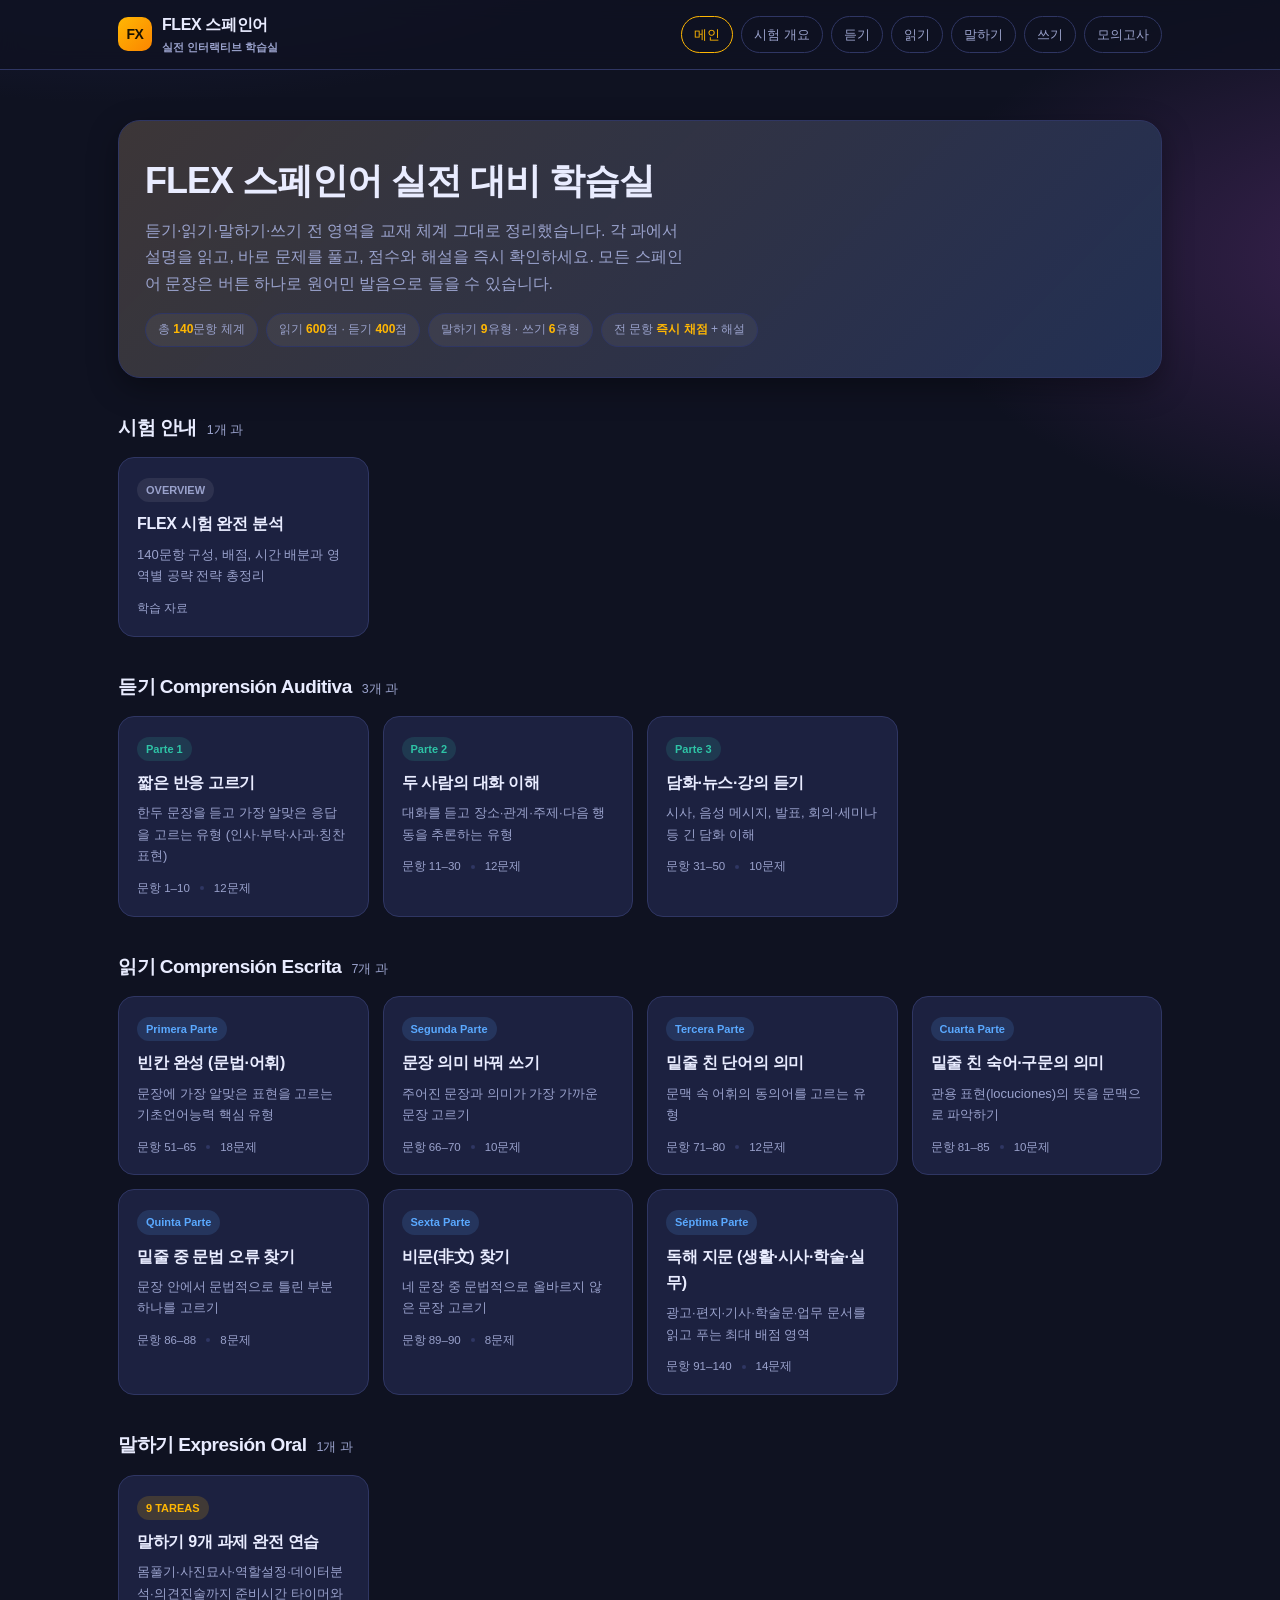
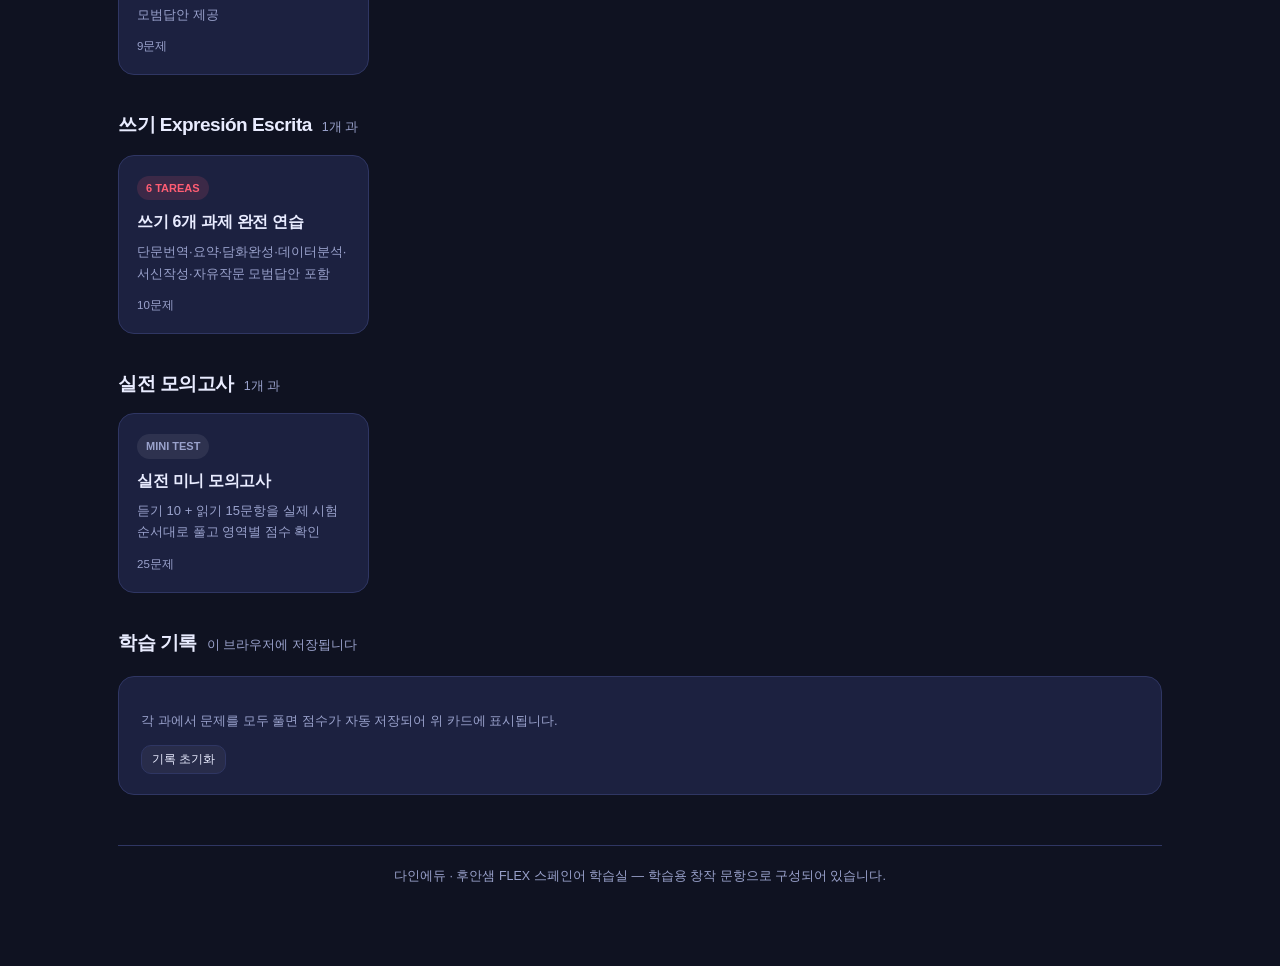
<file: index.html>
<!DOCTYPE html>
<html lang="ko">
<head>
<script src="https://yalli2.github.io/site_main_control/guard.js" data-site="flex_spanish"></script><!-- smc-guard -->
<meta charset="utf-8">
<meta name="viewport" content="width=device-width,initial-scale=1">
<title>FLEX 스페인어 실전 대비 학습실 · 다인에듀</title>
<meta name="description" content="FLEX 스페인어 듣기·읽기·말하기·쓰기 전 영역 인터랙티브 학습 사이트. 즉시 채점, 상세 해설, 원어민 발음 재생.">
<link rel="stylesheet" href="assets/style.css">
</head>
<body>
<div id="app"></div>
<script src="assets/tts.js"></script>
<script src="assets/app.js"></script>
<script src="data/chapters.js"></script>
<script>renderIndex();</script>
</body>
</html>
</file>
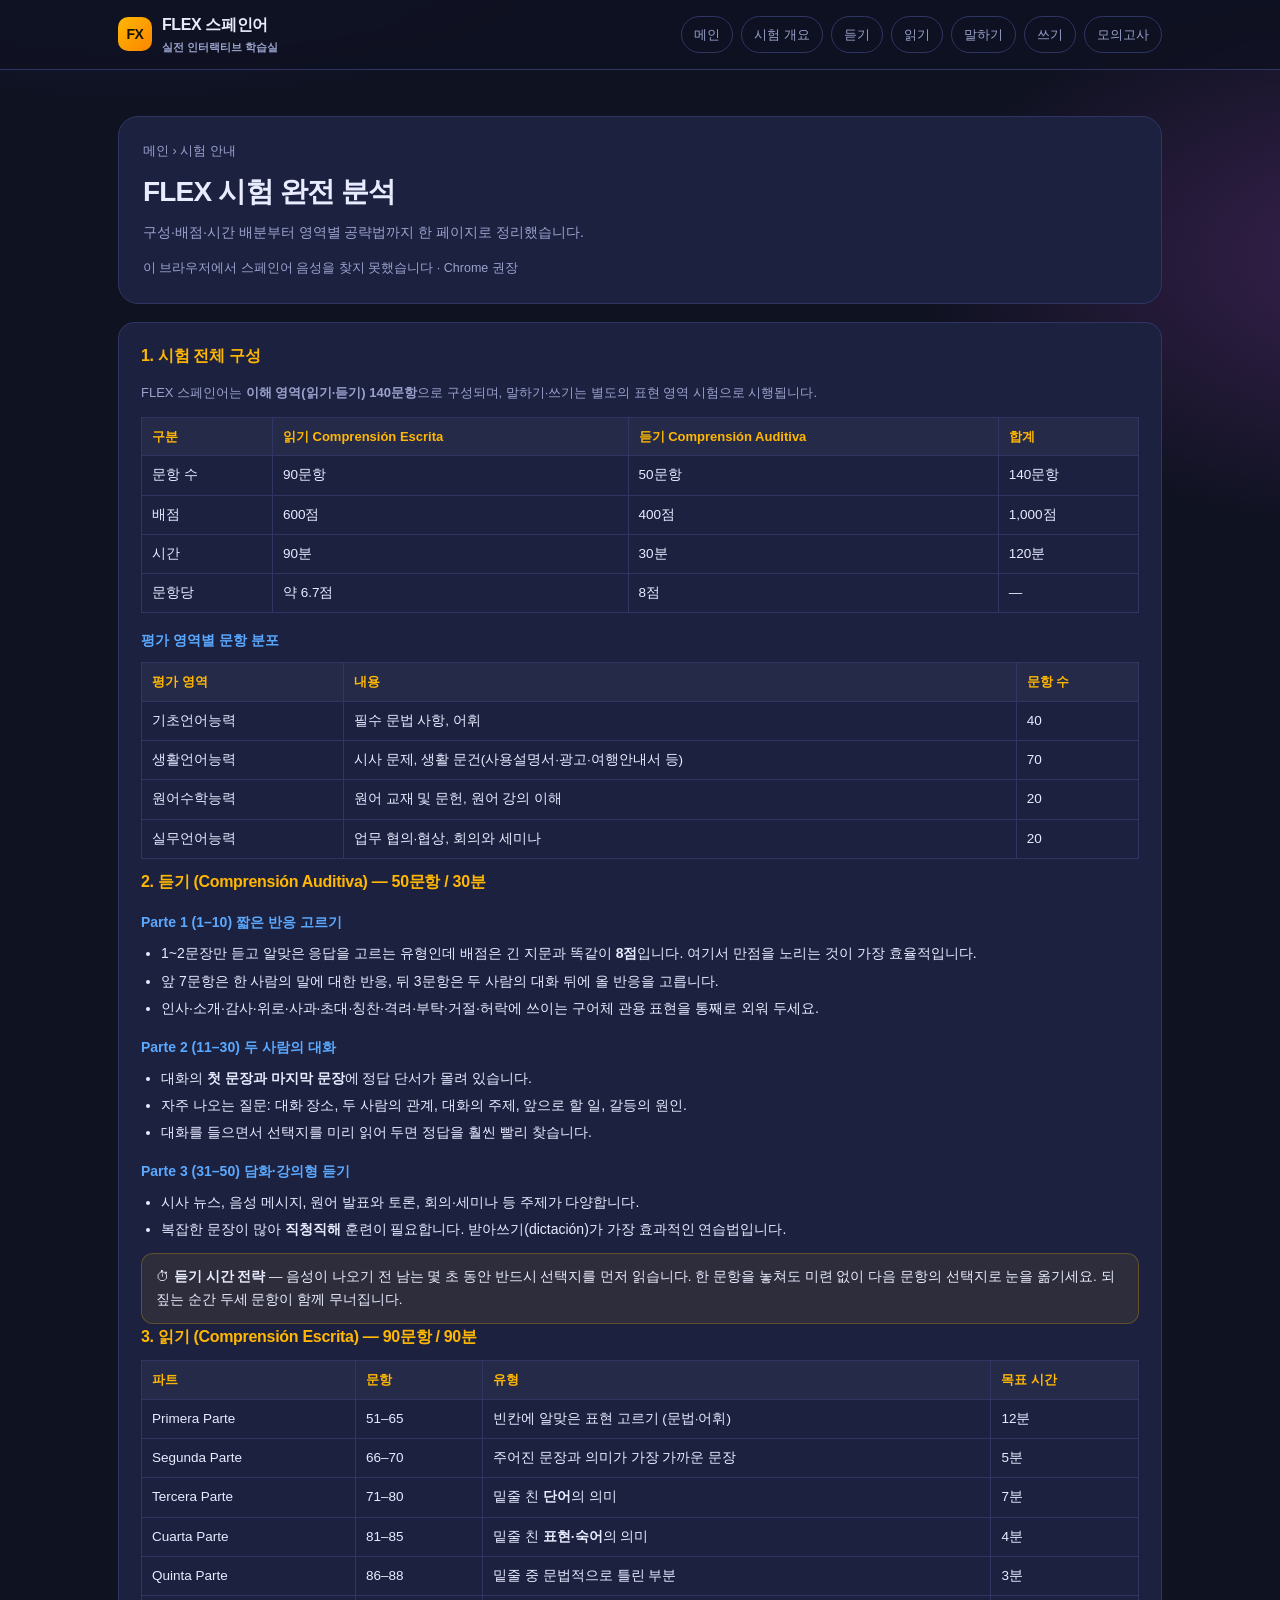
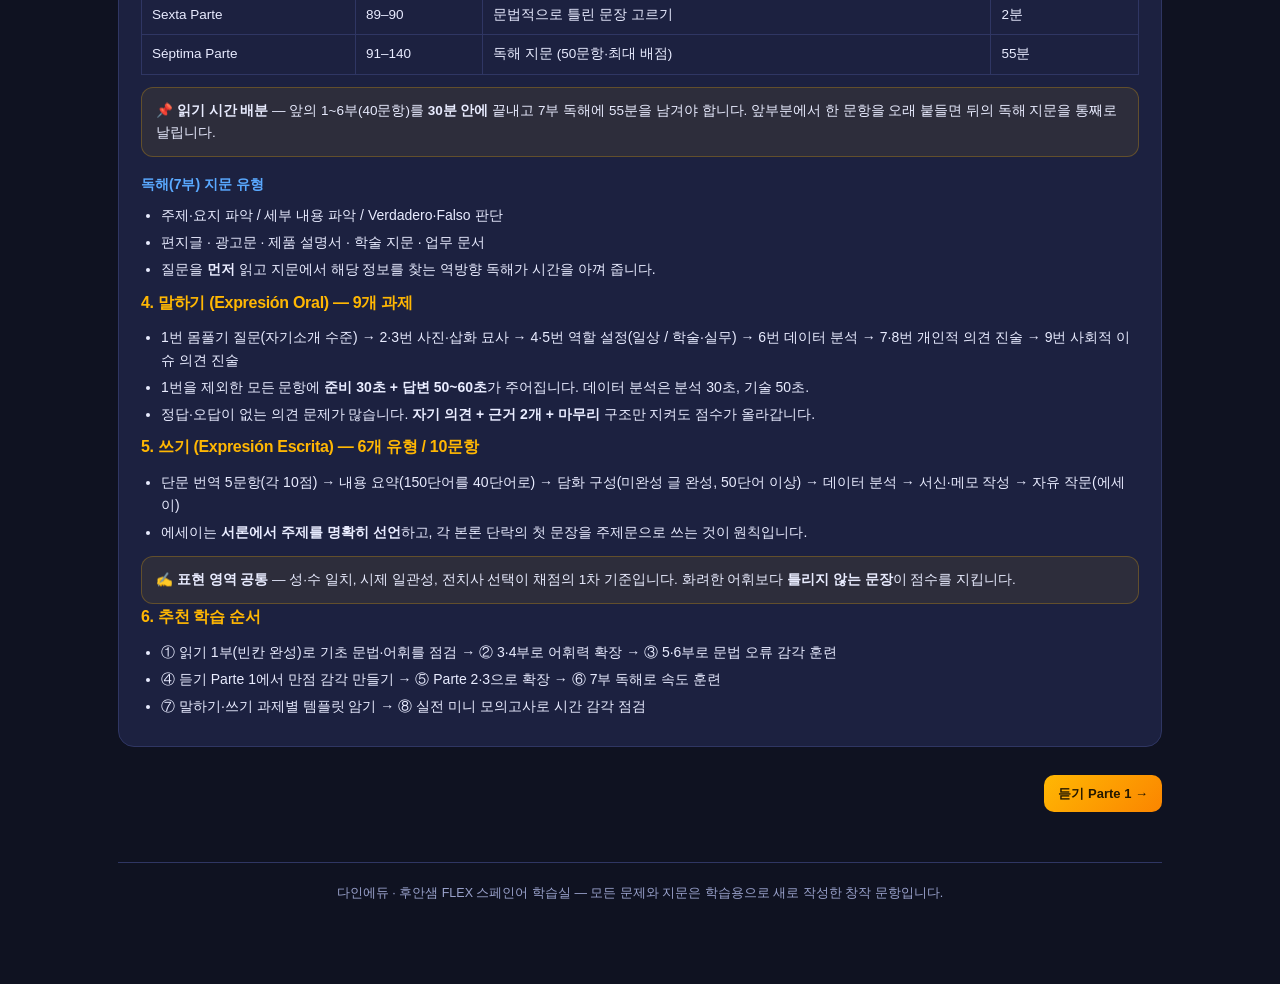
<file: chapter.html>
<!DOCTYPE html>
<html lang="ko">
<head>
<script src="https://yalli2.github.io/site_main_control/guard.js" data-site="flex_spanish"></script><!-- smc-guard -->
<meta charset="utf-8">
<meta name="viewport" content="width=device-width,initial-scale=1">
<title>FLEX 스페인어 학습실</title>
<link rel="stylesheet" href="assets/style.css">
</head>
<body>
<div id="app"></div>
<script src="assets/tts.js"></script>
<script src="assets/app.js"></script>
<script src="data/chapters.js"></script>
<script>
(function(){
  var id = new URLSearchParams(location.search).get('c') || 'guide';
  if(!CHAPTERS.some(function(c){return c.id===id;})){ location.replace('index.html'); return; }
  var s = document.createElement('script');
  s.src = 'data/' + id + '.js';
  s.onload = function(){ renderChapter(CH[id]); };
  s.onerror = function(){ document.getElementById('app').innerHTML =
    '<div class="wrap"><div class="panel"><h3>준비 중입니다</h3><p class="note">이 과의 자료를 불러오지 못했습니다.</p><a class="btn" href="index.html">메인으로</a></div></div>'; };
  document.body.appendChild(s);
})();
</script>
</body>
</html>
</file>
<file: assets/style.css>
:root{
  --bg:#0f1221;
  --bg2:#161a30;
  --card:#1c2140;
  --card2:#232953;
  --line:#2f3663;
  --txt:#e9ecff;
  --muted:#9aa2cc;
  --accent:#ffb703;
  --accent2:#fb8500;
  --ok:#2ec4a6;
  --bad:#ff5d73;
  --blue:#5aa9ff;
  --radius:16px;
  --shadow:0 10px 30px rgba(0,0,0,.35);
}
*{box-sizing:border-box}
html,body{margin:0;padding:0}
body{
  background:radial-gradient(1200px 600px at 10% -10%,#272d5c 0%,transparent 60%),
             radial-gradient(900px 500px at 110% 10%,#3a2250 0%,transparent 55%),
             var(--bg);
  color:var(--txt);
  font-family:"Pretendard","Noto Sans KR",-apple-system,BlinkMacSystemFont,"Segoe UI",Roboto,sans-serif;
  line-height:1.65;
  min-height:100vh;
}
a{color:inherit;text-decoration:none}
.wrap{max-width:1080px;margin:0 auto;padding:24px 18px 80px}

/* ---------- header ---------- */
.top{
  position:sticky;top:0;z-index:50;
  backdrop-filter:blur(10px);
  background:rgba(15,18,33,.82);
  border-bottom:1px solid var(--line);
}
.top-in{max-width:1080px;margin:0 auto;padding:12px 18px;display:flex;align-items:center;gap:14px}
.brand{display:flex;align-items:center;gap:10px;font-weight:800;letter-spacing:-.4px}
.brand .logo{
  width:34px;height:34px;border-radius:10px;
  background:linear-gradient(135deg,var(--accent),var(--accent2));
  display:grid;place-items:center;color:#1a1200;font-size:14px;font-weight:900;
}
.brand small{display:block;font-size:11px;color:var(--muted);font-weight:600;letter-spacing:0}
.top nav{margin-left:auto;display:flex;gap:8px;flex-wrap:wrap}
.top nav a{
  font-size:13px;padding:7px 12px;border-radius:999px;
  border:1px solid var(--line);color:var(--muted);transition:.15s;
}
.top nav a:hover{color:var(--txt);border-color:var(--accent);background:rgba(255,183,3,.08)}

/* ---------- hero ---------- */
.hero{
  margin:26px 0 10px;padding:30px 26px;border-radius:22px;
  background:linear-gradient(135deg,rgba(255,183,3,.14),rgba(90,169,255,.1)),var(--card);
  border:1px solid var(--line);box-shadow:var(--shadow);
}
.hero h1{margin:0 0 8px;font-size:clamp(24px,4vw,36px);letter-spacing:-1px}
.hero p{margin:0;color:var(--muted);max-width:62ch}
.pill-row{display:flex;gap:8px;flex-wrap:wrap;margin-top:16px}
.pill{
  font-size:12px;padding:6px 12px;border-radius:999px;
  background:rgba(255,255,255,.05);border:1px solid var(--line);color:var(--muted)
}
.pill b{color:var(--accent)}

/* ---------- section ---------- */
.sec-title{display:flex;align-items:baseline;gap:10px;margin:34px 0 14px}
.sec-title h2{margin:0;font-size:19px;letter-spacing:-.5px}
.sec-title span{font-size:12.5px;color:var(--muted)}

/* ---------- cards ---------- */
.grid{display:grid;grid-template-columns:repeat(auto-fill,minmax(248px,1fr));gap:14px}
.card{
  display:block;padding:18px;border-radius:var(--radius);
  background:var(--card);border:1px solid var(--line);
  transition:.18s;position:relative;overflow:hidden;
}
.card:hover{transform:translateY(-3px);border-color:var(--accent);box-shadow:var(--shadow)}
.card .tag{
  display:inline-block;font-size:11px;font-weight:700;padding:3px 9px;border-radius:999px;
  background:rgba(90,169,255,.14);color:var(--blue);margin-bottom:9px
}
.card .tag.listen{background:rgba(46,196,166,.15);color:var(--ok)}
.card .tag.read{background:rgba(90,169,255,.15);color:var(--blue)}
.card .tag.speak{background:rgba(255,183,3,.16);color:var(--accent)}
.card .tag.write{background:rgba(255,93,115,.14);color:var(--bad)}
.card .tag.guide{background:rgba(255,255,255,.08);color:var(--muted)}
.card h3{margin:0 0 6px;font-size:16px;letter-spacing:-.3px}
.card p{margin:0;font-size:13px;color:var(--muted)}
.card .meta{margin-top:12px;font-size:11.5px;color:var(--muted);display:flex;gap:10px;align-items:center}
.card .meta .dot{width:4px;height:4px;border-radius:50%;background:var(--line)}
.card .done{
  position:absolute;top:12px;right:12px;font-size:11px;font-weight:700;
  padding:3px 8px;border-radius:999px;background:rgba(46,196,166,.18);color:var(--ok)
}

/* ---------- chapter page ---------- */
.chead{
  margin:22px 0 8px;padding:24px;border-radius:20px;
  background:var(--card);border:1px solid var(--line);
}
.chead .crumb{font-size:12.5px;color:var(--muted);margin-bottom:8px}
.chead h1{margin:0 0 6px;font-size:clamp(20px,3.4vw,28px);letter-spacing:-.8px}
.chead p{margin:0;color:var(--muted);font-size:14px}

.panel{
  margin:18px 0;padding:20px 22px;border-radius:var(--radius);
  background:var(--card);border:1px solid var(--line);
}
.panel h3{margin:0 0 10px;font-size:16px;color:var(--accent);letter-spacing:-.3px}
.panel h4{margin:16px 0 6px;font-size:14px;color:var(--blue)}
.panel ul{margin:8px 0;padding-left:20px}
.panel li{margin:4px 0;font-size:14px;color:var(--txt)}
.panel .note{font-size:13px;color:var(--muted)}
.tipbox{
  margin-top:12px;padding:12px 14px;border-radius:12px;
  background:rgba(255,183,3,.08);border:1px solid rgba(255,183,3,.25);font-size:13.5px
}
table.simple{width:100%;border-collapse:collapse;margin:10px 0;font-size:13.5px}
table.simple th,table.simple td{border:1px solid var(--line);padding:8px 10px;text-align:left}
table.simple th{background:rgba(255,255,255,.04);color:var(--accent);font-size:13px}

/* ---------- quiz ---------- */
.qbar{
  display:flex;align-items:center;gap:10px;flex-wrap:wrap;
  margin:16px 0;padding:12px 16px;border-radius:14px;
  background:var(--card2);border:1px solid var(--line);
  position:sticky;top:62px;z-index:30;
}
.qbar .score{font-weight:800;font-size:15px}
.qbar .score b{color:var(--accent);font-size:19px}
.qbar .prog{flex:1;min-width:120px;height:8px;border-radius:999px;background:rgba(255,255,255,.08);overflow:hidden}
.qbar .prog i{display:block;height:100%;width:0;background:linear-gradient(90deg,var(--accent),var(--ok));transition:.3s}

.btn{
  border:1px solid var(--line);background:rgba(255,255,255,.05);color:var(--txt);
  padding:8px 14px;border-radius:10px;font-size:13px;cursor:pointer;
  font-family:inherit;transition:.15s;white-space:nowrap
}
.btn:hover{border-color:var(--accent);background:rgba(255,183,3,.1)}
.btn.primary{background:linear-gradient(135deg,var(--accent),var(--accent2));color:#241800;border:none;font-weight:800}
.btn.ghost{background:transparent}
.btn.small{padding:5px 10px;font-size:12px}

.q{
  margin:14px 0;padding:18px 20px;border-radius:var(--radius);
  background:var(--card);border:1px solid var(--line);
}
.q.correct{border-color:rgba(46,196,166,.6);box-shadow:0 0 0 1px rgba(46,196,166,.25) inset}
.q.wrong{border-color:rgba(255,93,115,.55);box-shadow:0 0 0 1px rgba(255,93,115,.22) inset}
.q .qno{font-size:12px;font-weight:800;color:var(--muted);letter-spacing:.6px;margin-bottom:8px}
.q .stem{font-size:15.5px;margin-bottom:12px;line-height:1.7}
.q .stem u{text-decoration:underline;text-decoration-color:var(--accent);text-underline-offset:3px}
.q .passage{
  padding:14px 16px;border-radius:12px;background:rgba(255,255,255,.035);
  border-left:3px solid var(--blue);margin-bottom:12px;font-size:14.5px;line-height:1.8
}
.q .passage.hidden{display:none}
.opts{display:grid;gap:8px}
.opt{
  display:flex;gap:10px;align-items:flex-start;
  padding:10px 13px;border-radius:11px;cursor:pointer;
  background:rgba(255,255,255,.035);border:1px solid var(--line);
  font-size:14.5px;transition:.13s;text-align:left;width:100%;color:inherit;font-family:inherit
}
.opt:hover{border-color:var(--blue);background:rgba(90,169,255,.08)}
.opt .num{
  flex:none;width:22px;height:22px;border-radius:50%;display:grid;place-items:center;
  font-size:12px;font-weight:800;background:rgba(255,255,255,.08);color:var(--muted)
}
.opt.sel{border-color:var(--blue);background:rgba(90,169,255,.12)}
.opt.ok{border-color:var(--ok);background:rgba(46,196,166,.15)}
.opt.ok .num{background:var(--ok);color:#06241e}
.opt.no{border-color:var(--bad);background:rgba(255,93,115,.12)}
.opt.no .num{background:var(--bad);color:#2b0007}
.opt[disabled]{cursor:default}

.expl{
  margin-top:12px;padding:12px 14px;border-radius:12px;font-size:13.8px;
  background:rgba(46,196,166,.08);border:1px solid rgba(46,196,166,.25);display:none
}
.expl.show{display:block}
.expl b{color:var(--ok)}
.expl .vocab{margin-top:8px;font-size:13px;color:var(--muted)}

.audio-row{display:flex;gap:8px;align-items:center;flex-wrap:wrap;margin-bottom:12px}
.audio-row .label{font-size:12px;color:var(--muted)}
.script{
  margin-top:10px;padding:12px 14px;border-radius:12px;font-size:14px;
  background:rgba(90,169,255,.07);border:1px solid rgba(90,169,255,.22);display:none;line-height:1.8
}
.script.show{display:block}
.script .sp{display:block;margin:3px 0}
.script .sp b{color:var(--blue)}

/* free-write / speaking */
textarea.free{
  width:100%;min-height:110px;padding:12px 14px;border-radius:12px;resize:vertical;
  background:rgba(255,255,255,.04);border:1px solid var(--line);color:var(--txt);
  font-family:inherit;font-size:14.5px;line-height:1.7
}
textarea.free:focus{outline:none;border-color:var(--accent)}
.model{
  margin-top:12px;padding:14px 16px;border-radius:12px;display:none;
  background:rgba(255,183,3,.07);border:1px solid rgba(255,183,3,.25);font-size:14px;line-height:1.8
}
.model.show{display:block}
.model h5{margin:0 0 8px;font-size:13px;color:var(--accent);letter-spacing:.3px}
.timer{font-variant-numeric:tabular-nums;font-weight:800;color:var(--accent);font-size:15px}

.result{
  margin:22px 0;padding:24px;border-radius:20px;text-align:center;display:none;
  background:linear-gradient(135deg,rgba(255,183,3,.12),rgba(46,196,166,.1));
  border:1px solid var(--line)
}
.result.show{display:block}
.result .big{font-size:40px;font-weight:900;color:var(--accent);line-height:1.2}
.result p{color:var(--muted);margin:6px 0 14px}

.foot{margin-top:50px;padding-top:20px;border-top:1px solid var(--line);font-size:12.5px;color:var(--muted);text-align:center}
.navbtns{display:flex;justify-content:space-between;gap:10px;margin-top:28px;flex-wrap:wrap}

/* voice setting */
.voicebox{display:flex;gap:8px;align-items:center;flex-wrap:wrap;font-size:12.5px;color:var(--muted)}
select.vsel{
  background:var(--card2);color:var(--txt);border:1px solid var(--line);
  border-radius:9px;padding:6px 9px;font-family:inherit;font-size:12.5px;max-width:240px
}
@media(max-width:620px){
  .qbar{position:static}
  .top nav{width:100%;margin-left:0}
}
</file>
